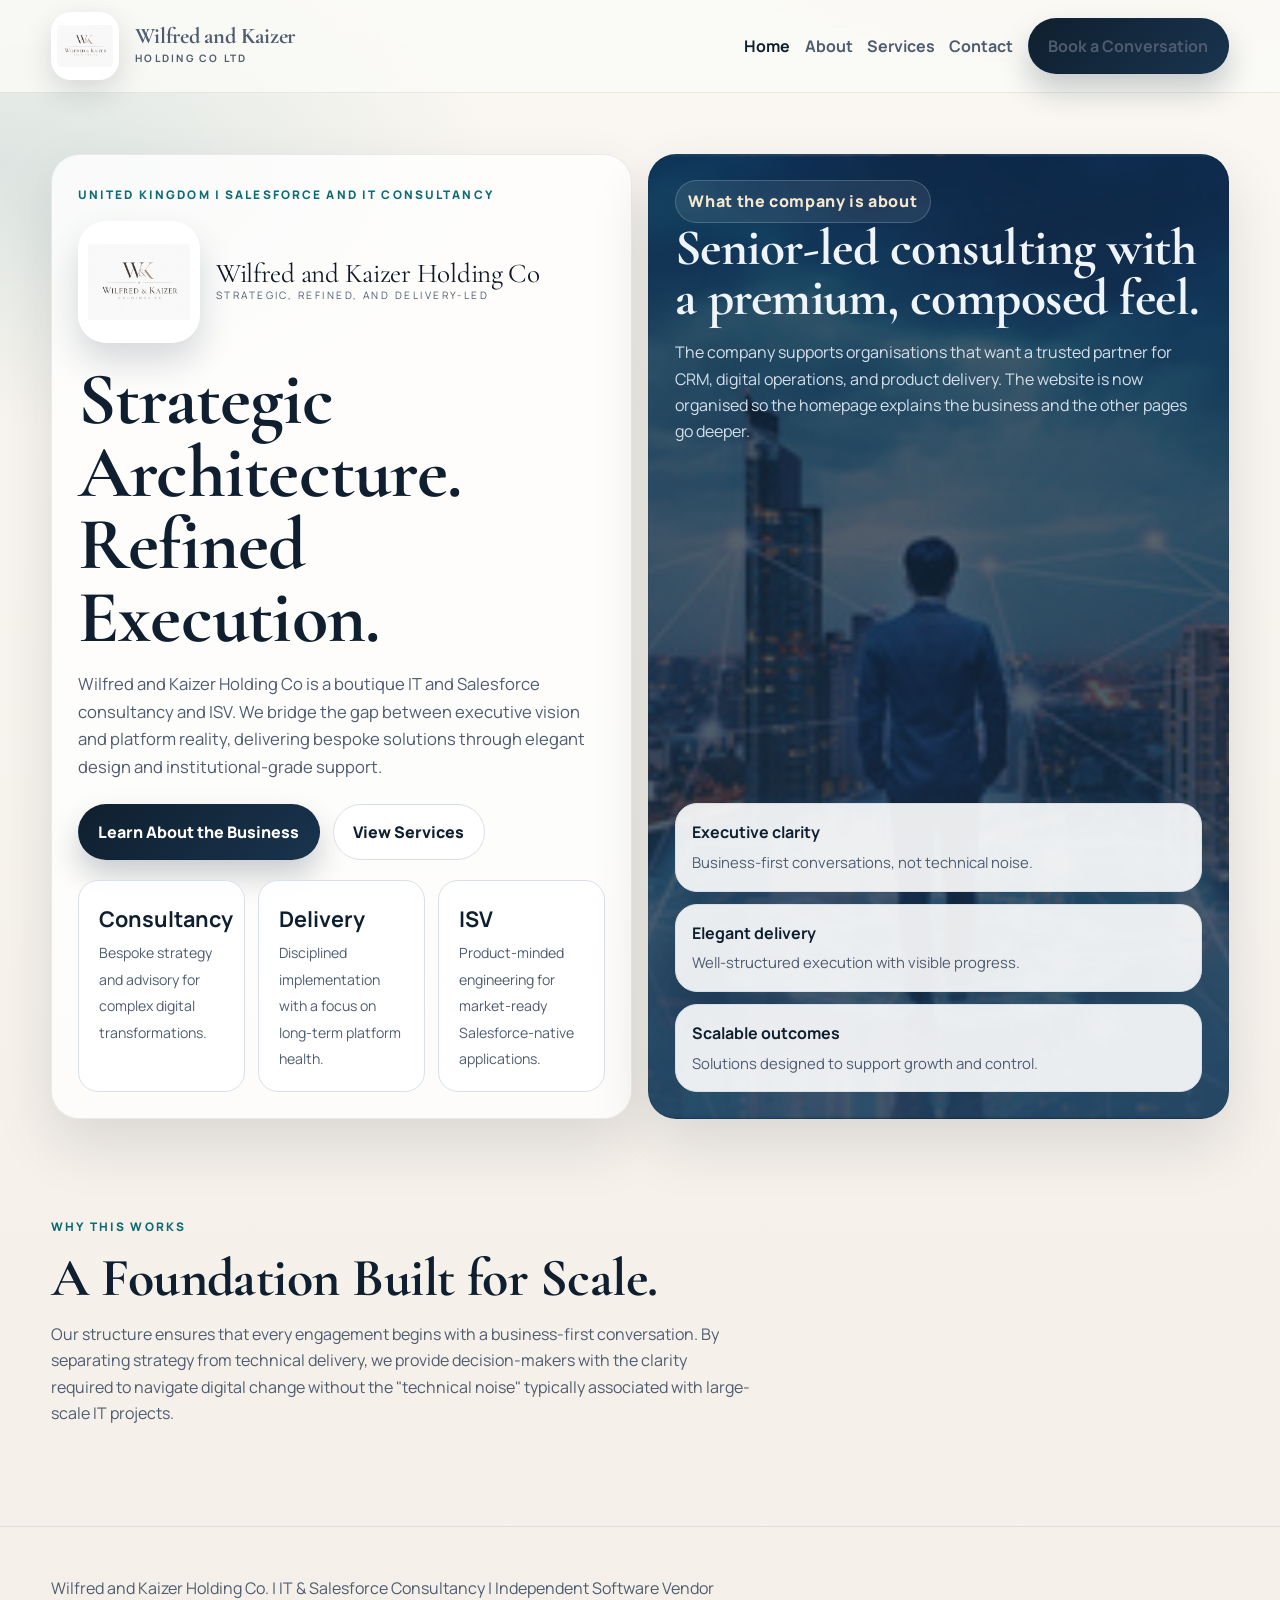
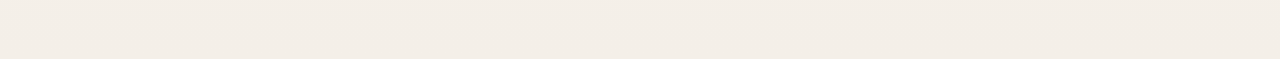
<file: index.html>
<!DOCTYPE html>
<html lang="en-GB">
<head>
  <meta charset="UTF-8" />
  <meta name="viewport" content="width=device-width, initial-scale=1.0" />
  <title>Wilfred and Kaizer Holding Co | IT and Salesforce Consultancy</title>
  <meta name="description" content="Wilfred and Kaizer Holding Co is a UK IT and Salesforce consultancy and ISV delivering architecture, implementation, managed services, and product innovation." />
  <meta name="robots" content="index,follow" />
  <meta name="theme-color" content="#0f1f2f" />
  <meta property="og:title" content="Wilfred and Kaizer Holding Co" />
  <meta property="og:description" content="A refined UK IT and Salesforce consultancy and ISV." />
  <meta property="og:type" content="website" />
  <meta property="og:url" content="https://wilfredandkaizer.co.uk/" />
  <meta property="og:image" content="assets/wk-logo.png" />
  <meta name="twitter:card" content="summary_large_image" />
  <meta name="twitter:title" content="Wilfred and Kaizer Holding Co" />
  <meta name="twitter:description" content="A refined UK IT and Salesforce consultancy and ISV." />
  <meta name="twitter:image" content="assets/wk-logo.png" />
  <link rel="canonical" href="https://wilfredandkaizer.co.uk/" />
  <link rel="icon" type="image/png" href="assets/wk-logo.png" />
  <link rel="preconnect" href="https://fonts.googleapis.com" />
  <link rel="preconnect" href="https://fonts.gstatic.com" crossorigin />
  <link href="https://fonts.googleapis.com/css2?family=Cormorant+Garamond:wght@500;600;700&family=Manrope:wght@400;500;600;700;800&display=swap" rel="stylesheet" />
  <link rel="stylesheet" href="assets/site.css" />
</head>
<body>
  <header class="site-header">
    <div class="shell site-nav">
      <a class="brand" href="index.html">
        <img src="assets/wk-logo.png" alt="Wilfred and Kaizer logo" />
        <span class="brand-copy">
          <span class="brand-name">Wilfred and Kaizer</span>
          <span class="brand-tag">Holding Co Ltd</span>
        </span>
      </a>
      <nav>
        <button class="menu-button" type="button" data-menu-button aria-expanded="false" aria-controls="site-menu">Menu</button>
        <ul id="site-menu" data-menu-list>
          <li><a href="index.html" aria-current="page">Home</a></li>
          <li><a href="about.html">About</a></li>
          <li><a href="services.html">Services</a></li>
          <li><a href="contact.html">Contact</a></li>
          <li><a class="button button-primary" href="contact.html">Book a Conversation</a></li>
        </ul>
      </nav>
    </div>
  </header>

  <main>
    <section class="hero shell reveal">
      <div class="hero-grid">
        <div class="hero-copy">
          <span class="eyebrow">United Kingdom | Salesforce and IT Consultancy</span>
          <div class="hero-brand">
            <img src="assets/wk-logo.png" alt="Wilfred and Kaizer logo" />
            <div>
              <div class="brand-name">Wilfred and Kaizer Holding Co</div>
              <div class="brand-tag">Strategic, refined, and delivery-led</div>
            </div>
          </div>
          <h1>Strategic Architecture. Refined Execution.</h1>
          <p>
            Wilfred and Kaizer Holding Co is a boutique IT and Salesforce consultancy and ISV. We bridge the gap between
            executive vision and platform reality, delivering bespoke solutions through elegant design and institutional-grade support.
          </p>
          <div class="hero-actions">
            <a class="button button-primary" href="about.html">Learn About the Business</a>
            <a class="button button-secondary" href="services.html">View Services</a>
          </div>
          <div class="mini-stats">
            <div class="stat">
              <strong>Consultancy</strong>
              <span>Bespoke strategy and advisory for complex digital transformations.</span>
            </div>
            <div class="stat">
              <strong>Delivery</strong>
              <span>Disciplined implementation with a focus on long-term platform health.</span>
            </div>
            <div class="stat">
              <strong>ISV</strong>
              <span>Product-minded engineering for market-ready Salesforce-native applications.</span>
            </div>
          </div>
        </div>
        <div class="hero-visual" style="background: linear-gradient(180deg, rgba(15, 31, 47, 0.66) 0%, rgba(25, 52, 78, 0.82) 100%), url('assets/images/hero-city.jpg'); background-size: cover; background-position: center;">
          <div>
            <span class="visual-badge">What the company is about</span>
            <h2>Senior-led consulting with a premium, composed feel.</h2>
            <p>
              The company supports organisations that want a trusted partner for CRM, digital operations, and product
              delivery. The website is now organised so the homepage explains the business and the other pages go deeper.
            </p>
          </div>
          <div class="rules">
            <div class="rule">
              <strong>Executive clarity</strong>
              <span>Business-first conversations, not technical noise.</span>
            </div>
            <div class="rule">
              <strong>Elegant delivery</strong>
              <span>Well-structured execution with visible progress.</span>
            </div>
            <div class="rule">
              <strong>Scalable outcomes</strong>
              <span>Solutions designed to support growth and control.</span>
            </div>
          </div>
        </div>
      </div>
    </section>

    <section class="section shell reveal">
      <div class="section-head">
        <span class="eyebrow">Why This Works</span>
        <h2 class="section-title">A Foundation Built for Scale.</h2>
        <p class="section-copy">
          Our structure ensures that every engagement begins with a business-first conversation. By separating strategy from
          technical delivery, we provide decision-makers with the clarity required to navigate digital change without the
          "technical noise" typically associated with large-scale IT projects.
        </p>
      </div>
    </section>
  </main>

  <footer class="footer">
    <div class="shell">
      <p>Wilfred and Kaizer Holding Co. | IT &amp; Salesforce Consultancy | Independent Software Vendor</p>
    </div>
  </footer>

  <script src="assets/site.js"></script>
</body>
</html>
</file>
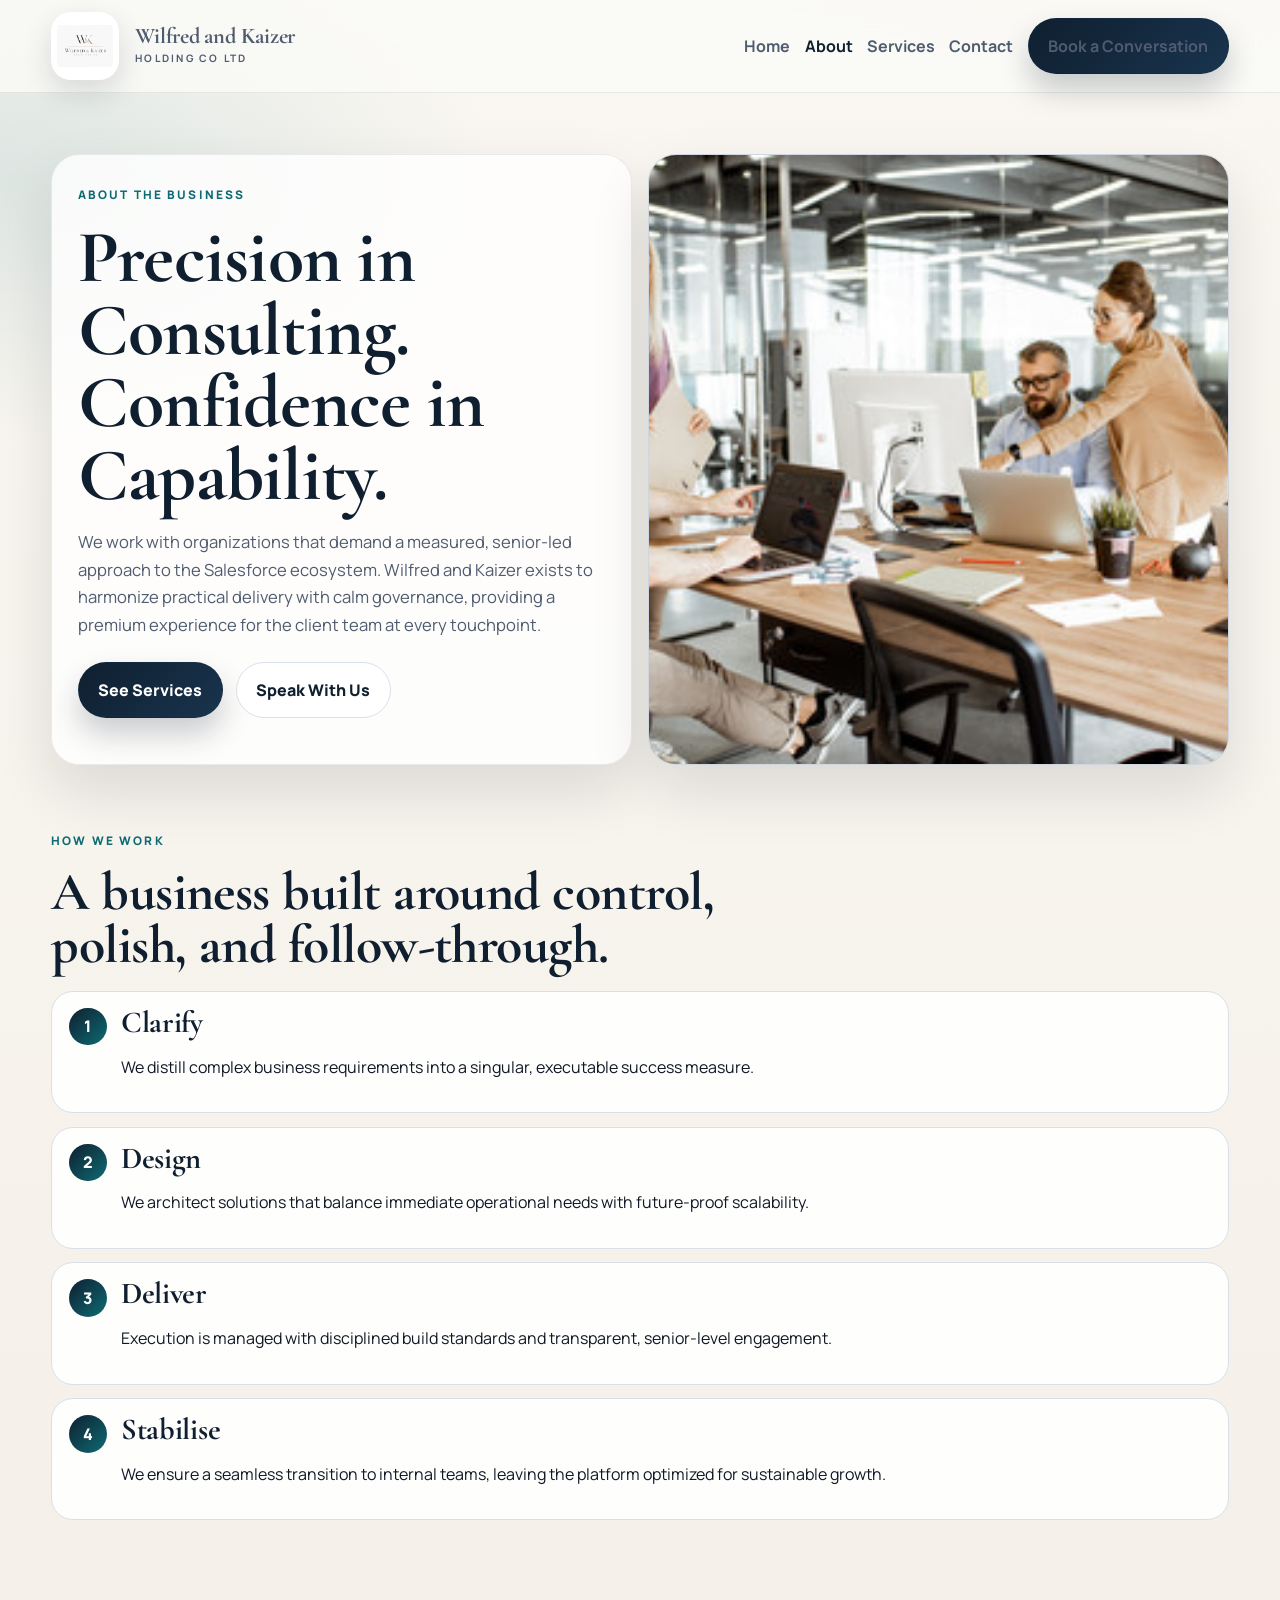
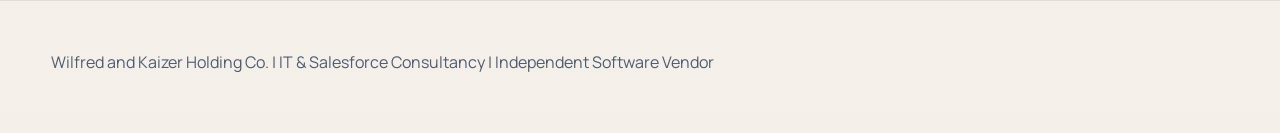
<file: about.html>
<!DOCTYPE html>
<html lang="en-GB">
<head>
  <meta charset="UTF-8" />
  <meta name="viewport" content="width=device-width, initial-scale=1.0" />
  <title>About Wilfred and Kaizer Holding Co</title>
  <meta name="description" content="Learn about Wilfred and Kaizer Holding Co, a UK IT and Salesforce consultancy and ISV focused on strategic delivery and elegant execution." />
  <meta name="theme-color" content="#0f1f2f" />
  <link rel="canonical" href="https://wilfredandkaizer.co.uk/about.html" />
  <link rel="icon" type="image/png" href="assets/wk-logo.png" />
  <link rel="preconnect" href="https://fonts.googleapis.com" />
  <link rel="preconnect" href="https://fonts.gstatic.com" crossorigin />
  <link href="https://fonts.googleapis.com/css2?family=Cormorant+Garamond:wght@500;600;700&family=Manrope:wght@400;500;600;700;800&display=swap" rel="stylesheet" />
  <link rel="stylesheet" href="assets/site.css" />
</head>
<body>
  <header class="site-header">
    <div class="shell site-nav">
      <a class="brand" href="index.html">
        <img src="assets/wk-logo.png" alt="Wilfred and Kaizer logo" />
        <span class="brand-copy">
          <span class="brand-name">Wilfred and Kaizer</span>
          <span class="brand-tag">Holding Co Ltd</span>
        </span>
      </a>
      <nav>
        <button class="menu-button" type="button" data-menu-button aria-expanded="false" aria-controls="site-menu">Menu</button>
        <ul id="site-menu" data-menu-list>
          <li><a href="index.html">Home</a></li>
          <li><a href="about.html" aria-current="page">About</a></li>
          <li><a href="services.html">Services</a></li>
          <li><a href="contact.html">Contact</a></li>
          <li><a class="button button-primary" href="contact.html">Book a Conversation</a></li>
        </ul>
      </nav>
    </div>
  </header>

  <main>
    <section class="page-hero shell reveal">
      <div class="page-grid">
        <div class="page-copy">
          <span class="eyebrow">About the business</span>
          <h1>Precision in Consulting. Confidence in Capability.</h1>
          <p>
            We work with organizations that demand a measured, senior-led approach to the Salesforce ecosystem. Wilfred and
            Kaizer exists to harmonize practical delivery with calm governance, providing a premium experience for the client
            team at every touchpoint.
          </p>
          <div class="page-actions">
            <a class="button button-primary" href="services.html">See Services</a>
            <a class="button button-secondary" href="contact.html">Speak With Us</a>
          </div>
        </div>
        <div class="feature-frame">
          <img src="assets/images/about-team.jpg" alt="Modern executive workspace" />
        </div>
      </div>
    </section>

    <section class="section shell reveal">
      <div class="section-head">
        <span class="eyebrow">How we work</span>
        <h2 class="section-title">A business built around control, polish, and follow-through.</h2>
      </div>
      <div class="timeline">
        <article class="timeline-item">
          <div class="step">1</div>
          <div>
            <h3>Clarify</h3>
            <p>We distill complex business requirements into a singular, executable success measure.</p>
          </div>
        </article>
        <article class="timeline-item">
          <div class="step">2</div>
          <div>
            <h3>Design</h3>
            <p>We architect solutions that balance immediate operational needs with future-proof scalability.</p>
          </div>
        </article>
        <article class="timeline-item">
          <div class="step">3</div>
          <div>
            <h3>Deliver</h3>
            <p>Execution is managed with disciplined build standards and transparent, senior-level engagement.</p>
          </div>
        </article>
        <article class="timeline-item">
          <div class="step">4</div>
          <div>
            <h3>Stabilise</h3>
            <p>We ensure a seamless transition to internal teams, leaving the platform optimized for sustainable growth.</p>
          </div>
        </article>
      </div>
    </section>

  </main>

  <footer class="footer">
    <div class="shell">
      <p>Wilfred and Kaizer Holding Co. | IT &amp; Salesforce Consultancy | Independent Software Vendor</p>
    </div>
  </footer>

  <script src="assets/site.js"></script>
</body>
</html>
</file>
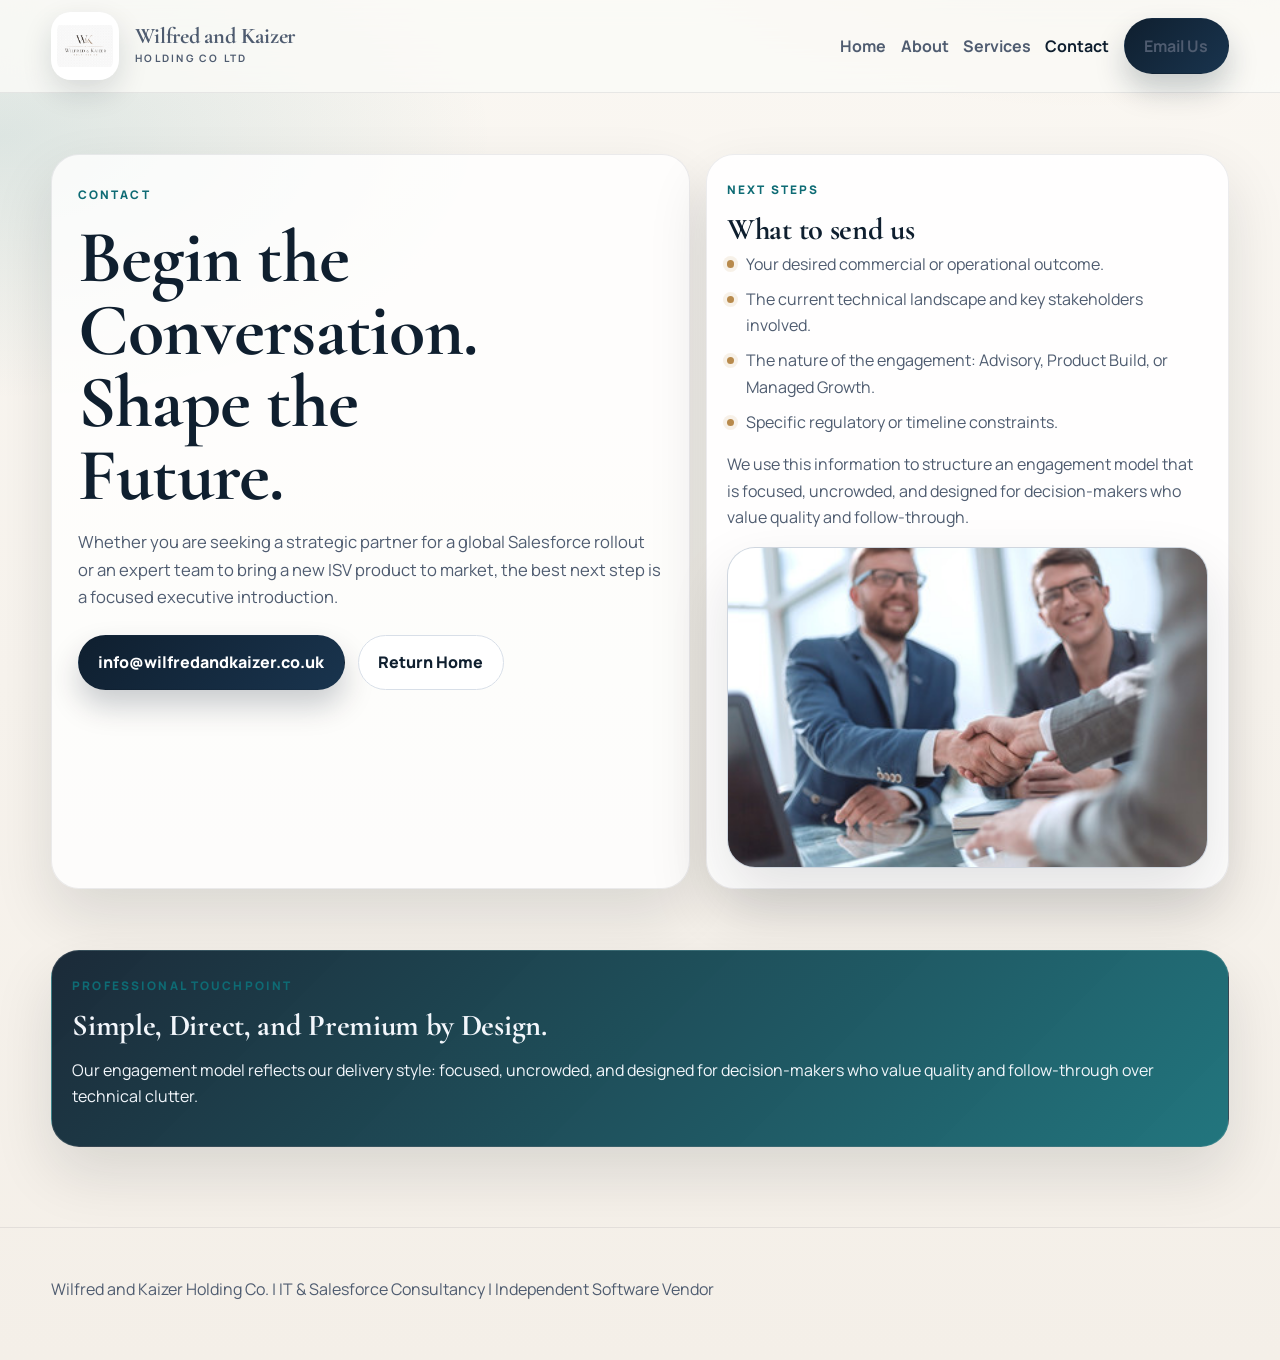
<file: contact.html>
<!DOCTYPE html>
<html lang="en-GB">
<head>
  <meta charset="UTF-8" />
  <meta name="viewport" content="width=device-width, initial-scale=1.0" />
  <title>Contact | Wilfred and Kaizer Holding Co</title>
  <meta name="description" content="Contact Wilfred and Kaizer Holding Co to discuss Salesforce consulting, implementation, managed services, or ISV product work." />
  <meta name="theme-color" content="#0f1f2f" />
  <link rel="canonical" href="https://wilfredandkaizer.co.uk/contact.html" />
  <link rel="icon" type="image/png" href="assets/wk-logo.png" />
  <link rel="preconnect" href="https://fonts.googleapis.com" />
  <link rel="preconnect" href="https://fonts.gstatic.com" crossorigin />
  <link href="https://fonts.googleapis.com/css2?family=Cormorant+Garamond:wght@500;600;700&family=Manrope:wght@400;500;600;700;800&display=swap" rel="stylesheet" />
  <link rel="stylesheet" href="assets/site.css" />
</head>
<body>
  <header class="site-header">
    <div class="shell site-nav">
      <a class="brand" href="index.html">
        <img src="assets/wk-logo.png" alt="Wilfred and Kaizer logo" />
        <span class="brand-copy">
          <span class="brand-name">Wilfred and Kaizer</span>
          <span class="brand-tag">Holding Co Ltd</span>
        </span>
      </a>
      <nav>
        <button class="menu-button" type="button" data-menu-button aria-expanded="false" aria-controls="site-menu">Menu</button>
        <ul id="site-menu" data-menu-list>
          <li><a href="index.html">Home</a></li>
          <li><a href="about.html">About</a></li>
          <li><a href="services.html">Services</a></li>
          <li><a href="contact.html" aria-current="page">Contact</a></li>
          <li><a class="button button-primary" href="mailto:info@wilfredandkaizer.co.uk">Email Us</a></li>
        </ul>
      </nav>
    </div>
  </header>

  <main>
    <section class="page-hero shell reveal">
      <div class="contact-grid">
        <div class="page-copy">
          <span class="eyebrow">Contact</span>
          <h1>Begin the Conversation. Shape the Future.</h1>
          <p>
            Whether you are seeking a strategic partner for a global Salesforce rollout or an expert team to bring a new ISV
            product to market, the best next step is a focused executive introduction.
          </p>
          <div class="page-actions">
            <a class="button button-primary" href="mailto:info@wilfredandkaizer.co.uk">info@wilfredandkaizer.co.uk</a>
            <a class="button button-secondary" href="index.html">Return Home</a>
          </div>
        </div>
        <div class="contact-card">
          <span class="eyebrow">Next steps</span>
          <h3>What to send us</h3>
          <ul class="feature-list">
            <li>Your desired commercial or operational outcome.</li>
            <li>The current technical landscape and key stakeholders involved.</li>
            <li>The nature of the engagement: Advisory, Product Build, or Managed Growth.</li>
            <li>Specific regulatory or timeline constraints.</li>
          </ul>
          <p>
            We use this information to structure an engagement model that is focused, uncrowded, and designed for
            decision-makers who value quality and follow-through.
          </p>
          <div class="feature-frame" style="min-height: 240px; margin-top: 1rem;">
            <img src="assets/images/contact-handshake.jpg" alt="Business handshake" />
          </div>
        </div>
      </div>
    </section>

    <section class="section shell reveal">
      <div class="quote-card">
        <span class="eyebrow">Professional touchpoint</span>
        <h3>Simple, Direct, and Premium by Design.</h3>
        <p>
          Our engagement model reflects our delivery style: focused, uncrowded, and designed for decision-makers who value
          quality and follow-through over technical clutter.
        </p>
      </div>
    </section>
  </main>

  <footer class="footer">
    <div class="shell">
      <p>Wilfred and Kaizer Holding Co. | IT &amp; Salesforce Consultancy | Independent Software Vendor</p>
    </div>
  </footer>

  <script src="assets/site.js"></script>
</body>
</html>
</file>
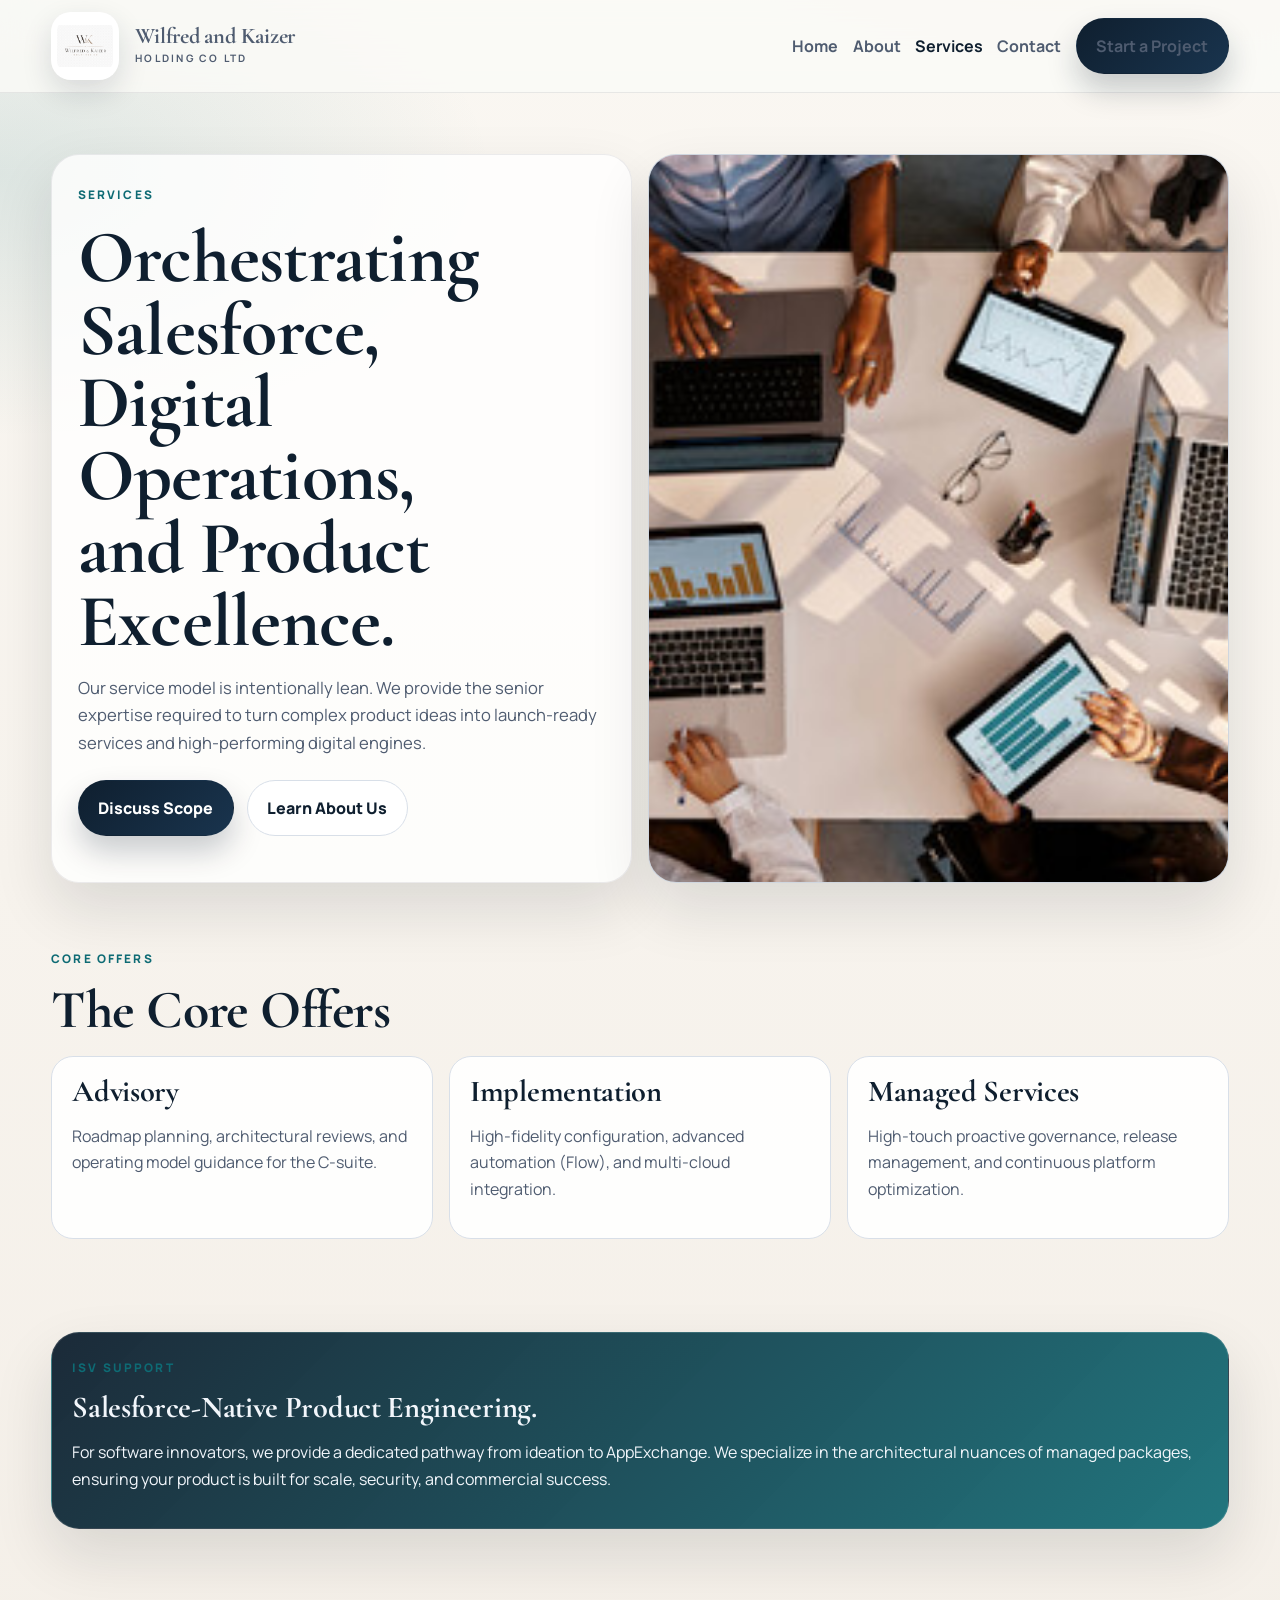
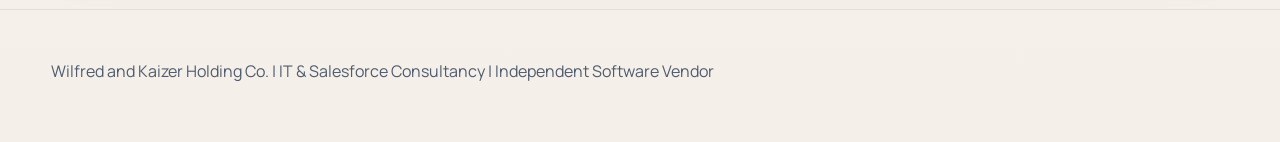
<file: services.html>
<!DOCTYPE html>
<html lang="en-GB">
<head>
  <meta charset="UTF-8" />
  <meta name="viewport" content="width=device-width, initial-scale=1.0" />
  <title>Services | Wilfred and Kaizer Holding Co</title>
  <meta name="description" content="Discover the consulting, implementation, managed services, and ISV support offered by Wilfred and Kaizer Holding Co." />
  <meta name="theme-color" content="#0f1f2f" />
  <link rel="canonical" href="https://wilfredandkaizer.co.uk/services.html" />
  <link rel="icon" type="image/png" href="assets/wk-logo.png" />
  <link rel="preconnect" href="https://fonts.googleapis.com" />
  <link rel="preconnect" href="https://fonts.gstatic.com" crossorigin />
  <link href="https://fonts.googleapis.com/css2?family=Cormorant+Garamond:wght@500;600;700&family=Manrope:wght@400;500;600;700;800&display=swap" rel="stylesheet" />
  <link rel="stylesheet" href="assets/site.css" />
</head>
<body>
  <header class="site-header">
    <div class="shell site-nav">
      <a class="brand" href="index.html">
        <img src="assets/wk-logo.png" alt="Wilfred and Kaizer logo" />
        <span class="brand-copy">
          <span class="brand-name">Wilfred and Kaizer</span>
          <span class="brand-tag">Holding Co Ltd</span>
        </span>
      </a>
      <nav>
        <button class="menu-button" type="button" data-menu-button aria-expanded="false" aria-controls="site-menu">Menu</button>
        <ul id="site-menu" data-menu-list>
          <li><a href="index.html">Home</a></li>
          <li><a href="about.html">About</a></li>
          <li><a href="services.html" aria-current="page">Services</a></li>
          <li><a href="contact.html">Contact</a></li>
          <li><a class="button button-primary" href="contact.html">Start a Project</a></li>
        </ul>
      </nav>
    </div>
  </header>

  <main>
    <section class="page-hero shell reveal">
      <div class="page-grid">
        <div class="page-copy">
          <span class="eyebrow">Services</span>
          <h1>Orchestrating Salesforce, Digital Operations, and Product Excellence.</h1>
          <p>
            Our service model is intentionally lean. We provide the senior expertise required to turn complex product ideas
            into launch-ready services and high-performing digital engines.
          </p>
          <div class="page-actions">
            <a class="button button-primary" href="contact.html">Discuss Scope</a>
            <a class="button button-secondary" href="about.html">Learn About Us</a>
          </div>
        </div>
        <div class="feature-frame">
          <img src="assets/images/services-planning.jpg" alt="Colleagues collaborating in a meeting" />
        </div>
      </div>
    </section>

    <section class="section shell reveal">
      <div class="section-head">
        <span class="eyebrow">Core offers</span>
        <h2 class="section-title">The Core Offers</h2>
      </div>
      <div class="card-grid">
        <article class="card">
          <h3>Advisory</h3>
          <p>Roadmap planning, architectural reviews, and operating model guidance for the C-suite.</p>
        </article>
        <article class="card">
          <h3>Implementation</h3>
          <p>High-fidelity configuration, advanced automation (Flow), and multi-cloud integration.</p>
        </article>
        <article class="card">
          <h3>Managed Services</h3>
          <p>High-touch proactive governance, release management, and continuous platform optimization.</p>
        </article>
      </div>
    </section>

    <section class="section shell reveal">
      <div class="quote-card">
        <span class="eyebrow">ISV support</span>
        <h3>Salesforce-Native Product Engineering.</h3>
        <p>
          For software innovators, we provide a dedicated pathway from ideation to AppExchange. We specialize in the
          architectural nuances of managed packages, ensuring your product is built for scale, security, and commercial success.
        </p>
      </div>
    </section>
  </main>

  <footer class="footer">
    <div class="shell">
      <p>Wilfred and Kaizer Holding Co. | IT &amp; Salesforce Consultancy | Independent Software Vendor</p>
    </div>
  </footer>

  <script src="assets/site.js"></script>
</body>
</html>
</file>
<file: assets/site.css>
:root {
  --ink: #101826;
  --ink-soft: #4f5c70;
  --line: #d8dfe8;
  --paper: #f4efe8;
  --cream: #fbfaf7;
  --navy: #0f1f2f;
  --navy-soft: #19344e;
  --gold: #b88a4c;
  --gold-soft: #ecd9bd;
  --teal: #0e6b74;
  --shadow: 0 26px 60px rgba(14, 24, 37, 0.12);
  --radius: 28px;
  --container: min(1180px, 92vw);
}

* {
  box-sizing: border-box;
}

html {
  scroll-behavior: smooth;
}

body {
  margin: 0;
  font-family: "Manrope", sans-serif;
  color: var(--ink);
  line-height: 1.65;
  background:
    radial-gradient(900px 420px at 85% -10%, rgba(184, 138, 76, 0.2), transparent 58%),
    radial-gradient(900px 480px at 0% 10%, rgba(14, 107, 116, 0.12), transparent 55%),
    linear-gradient(180deg, #faf7f2 0%, var(--paper) 100%);
}

body::before {
  content: "";
  position: fixed;
  inset: 0;
  pointer-events: none;
  background-image: linear-gradient(rgba(255, 255, 255, 0.28) 1px, transparent 1px), linear-gradient(90deg, rgba(255, 255, 255, 0.18) 1px, transparent 1px);
  background-size: 84px 84px;
  mask-image: linear-gradient(180deg, rgba(0, 0, 0, 0.18), transparent 65%);
}

img {
  max-width: 100%;
  display: block;
}

a {
  color: inherit;
}

.shell {
  width: var(--container);
  margin: 0 auto;
}

.site-header {
  position: sticky;
  top: 0;
  z-index: 50;
  backdrop-filter: blur(18px);
  background: rgba(251, 250, 247, 0.82);
  border-bottom: 1px solid rgba(16, 24, 38, 0.08);
}

.site-nav {
  min-height: 92px;
  display: flex;
  align-items: center;
  justify-content: space-between;
  gap: 1rem;
}

.brand {
  display: inline-flex;
  align-items: center;
  gap: 1rem;
  text-decoration: none;
  color: var(--ink);
}

.brand img {
  width: 68px;
  height: 68px;
  object-fit: contain;
  border-radius: 20px;
  background: #fff;
  padding: 6px;
  box-shadow: 0 12px 30px rgba(13, 25, 41, 0.14);
}

.brand-copy {
  display: flex;
  flex-direction: column;
  gap: 0.14rem;
}

.brand-name {
  font-family: "Cormorant Garamond", serif;
  font-size: 1.4rem;
  line-height: 1;
  letter-spacing: -0.01em;
}

.brand-tag {
  text-transform: uppercase;
  letter-spacing: 0.22em;
  font-size: 0.64rem;
  color: var(--ink-soft);
}

.site-nav nav {
  display: flex;
  align-items: center;
  gap: 0.9rem;
}

.site-nav ul {
  display: flex;
  align-items: center;
  gap: 0.9rem;
  list-style: none;
  margin: 0;
  padding: 0;
}

.site-nav a {
  text-decoration: none;
  font-weight: 700;
  color: var(--ink-soft);
}

.site-nav a:hover,
.site-nav a[aria-current="page"] {
  color: var(--navy);
}

.button {
  display: inline-flex;
  align-items: center;
  justify-content: center;
  gap: 0.45rem;
  border-radius: 999px;
  padding: 0.84rem 1.22rem;
  border: 1px solid transparent;
  font-weight: 800;
  text-decoration: none;
  transition: transform 0.2s ease, box-shadow 0.2s ease, background 0.2s ease;
  white-space: nowrap;
  cursor: pointer;
}

.button:hover {
  transform: translateY(-2px);
}

.button-primary {
  background: linear-gradient(135deg, var(--navy) 0%, var(--navy-soft) 100%);
  color: #fff;
  box-shadow: 0 16px 30px rgba(15, 31, 47, 0.22);
}

.button-secondary {
  background: #fff;
  color: var(--navy);
  border-color: var(--line);
}

.menu-button {
  display: none;
  border: 1px solid var(--line);
  background: #fff;
  color: var(--navy);
  border-radius: 12px;
  padding: 0.65rem 0.85rem;
  font-weight: 800;
}

main {
  padding-bottom: 3rem;
}

.hero,
.page-hero,
.section {
  padding-top: 3.8rem;
}

.hero {
  padding-bottom: 2rem;
}

.hero-grid,
.page-grid,
.feature-grid,
.card-grid,
.split-grid {
  display: grid;
  gap: 1rem;
}

.hero-grid,
.page-grid,
.feature-grid,
.split-grid {
  grid-template-columns: repeat(2, minmax(0, 1fr));
}

.hero-copy,
.page-copy,
.surface,
.panel,
.info-card,
.contact-card,
.quote-card {
  background: rgba(255, 255, 255, 0.78);
  border: 1px solid rgba(16, 24, 38, 0.08);
  border-radius: var(--radius);
  box-shadow: var(--shadow);
}

.hero-copy,
.page-copy {
  padding: clamp(1.4rem, 2vw, 2rem);
}

.eyebrow {
  display: inline-flex;
  align-items: center;
  gap: 0.45rem;
  margin-bottom: 1rem;
  color: var(--teal);
  text-transform: uppercase;
  letter-spacing: 0.18em;
  font-size: 0.74rem;
  font-weight: 800;
}

.hero-brand {
  display: flex;
  align-items: center;
  gap: 1rem;
  margin-bottom: 1.25rem;
}

.hero-brand img {
  width: 122px;
  height: 122px;
  object-fit: contain;
  border-radius: 28px;
  background: #fff;
  padding: 10px;
  box-shadow: 0 18px 34px rgba(13, 25, 41, 0.16);
}

.hero-brand .brand-name {
  font-size: 1.7rem;
}

.hero-brand .brand-tag {
  letter-spacing: 0.24em;
}

h1,
h2,
h3,
h4 {
  font-family: "Cormorant Garamond", serif;
  line-height: 0.98;
  letter-spacing: -0.01em;
  margin: 0;
}

h1 {
  font-size: clamp(2.8rem, 5.8vw, 5.3rem);
  max-width: 12ch;
  color: var(--navy);
  margin-bottom: 1rem;
}

.section-title {
  font-size: clamp(2rem, 4.2vw, 3.4rem);
  color: var(--navy);
  margin-bottom: 0.45rem;
}

.section-copy,
.hero-copy p,
.page-copy p,
.panel p,
.info-card p,
.contact-card p,
.quote-card p,
.card p {
  color: var(--ink-soft);
}

.hero-copy p,
.page-copy p {
  font-size: 1.04rem;
  max-width: 62ch;
}

.hero-actions,
.page-actions {
  display: flex;
  flex-wrap: wrap;
  gap: 0.8rem;
  margin: 1.5rem 0 1.3rem;
}

.mini-stats,
.value-list,
.card-list,
.checklist,
.feature-list,
.process-list {
  list-style: none;
  margin: 0;
  padding: 0;
}

.mini-stats {
  display: grid;
  grid-template-columns: repeat(3, minmax(0, 1fr));
  gap: 0.8rem;
}

.stat,
.card,
.panel,
.info-card,
.contact-card,
.quote-card {
  padding: 1.25rem;
}

.stat {
  background: rgba(255, 255, 255, 0.9);
  border: 1px solid var(--line);
  border-radius: 20px;
}

.stat strong {
  display: block;
  font-size: 1.35rem;
  color: var(--navy);
  margin-bottom: 0.15rem;
}

.stat span {
  font-size: 0.88rem;
  color: var(--ink-soft);
}

.hero-visual,
.page-visual {
  border-radius: var(--radius);
  overflow: hidden;
  min-height: 100%;
  box-shadow: var(--shadow);
  border: 1px solid rgba(16, 24, 38, 0.08);
  background:
    linear-gradient(180deg, rgba(15, 31, 47, 0.96) 0%, rgba(25, 52, 78, 0.92) 100%);
}

.hero-visual {
  padding: clamp(1.4rem, 2vw, 2rem);
  color: #eef4fa;
  display: flex;
  flex-direction: column;
  justify-content: space-between;
  gap: 1.25rem;
}

.hero-visual h2,
.page-visual h2 {
  font-size: clamp(2.1rem, 4vw, 3.5rem);
  margin-bottom: 0.35rem;
}

.hero-visual p,
.page-visual p {
  color: #d5dfeb;
}

.hero-visual .visual-badge {
  display: inline-flex;
  align-items: center;
  width: fit-content;
  border-radius: 999px;
  border: 1px solid rgba(255, 255, 255, 0.18);
  padding: 0.44rem 0.8rem;
  color: #f5e8cf;
  font-weight: 800;
  letter-spacing: 0.04em;
  background: rgba(255, 255, 255, 0.08);
}

.hero-visual .rules,
.page-visual .rules {
  display: grid;
  gap: 0.75rem;
}

.rule,
.timeline-item,
.card,
.panel {
  border-radius: 22px;
  border: 1px solid var(--line);
  background: rgba(255, 255, 255, 0.9);
}

.rule {
  padding: 0.95rem 1rem;
}

.rule strong {
  display: block;
  color: var(--navy);
  margin-bottom: 0.2rem;
}

.rule span {
  color: var(--ink-soft);
  font-size: 0.93rem;
}

.section {
  padding-bottom: 2rem;
}

.section-head {
  max-width: 70ch;
  margin-bottom: 1.2rem;
}

.card-grid {
  grid-template-columns: repeat(3, minmax(0, 1fr));
}

.card h3,
.panel h3,
.info-card h3,
.contact-card h3,
.quote-card h3,
.timeline-item h3 {
  font-size: 1.9rem;
  color: var(--navy);
  margin-bottom: 0.35rem;
}

.card .button,
.info-card .button,
.contact-card .button,
.quote-card .button {
  margin-top: 0.9rem;
}

.card-list li,
.checklist li,
.feature-list li,
.process-list li,
.value-list li {
  position: relative;
  padding-left: 1.2rem;
  color: var(--ink-soft);
  margin-bottom: 0.55rem;
}

.card-list li::before,
.checklist li::before,
.feature-list li::before,
.process-list li::before,
.value-list li::before {
  content: "";
  position: absolute;
  left: 0;
  top: 0.6rem;
  width: 0.45rem;
  height: 0.45rem;
  border-radius: 999px;
  background: var(--gold);
  box-shadow: 0 0 0 4px rgba(184, 138, 76, 0.12);
}

.info-grid {
  display: grid;
  grid-template-columns: repeat(2, minmax(0, 1fr));
  gap: 1rem;
}

.feature-frame {
  overflow: hidden;
  border-radius: var(--radius);
  min-height: 420px;
  box-shadow: var(--shadow);
  border: 1px solid rgba(16, 24, 38, 0.08);
  background: #dfe7ef;
}

.feature-frame img {
  width: 100%;
  height: 100%;
  object-fit: cover;
}

.timeline {
  display: grid;
  gap: 0.85rem;
}

.timeline-item {
  display: grid;
  grid-template-columns: auto 1fr;
  gap: 0.9rem;
  padding: 1rem 1.05rem;
  align-items: start;
}

.step {
  width: 2.35rem;
  height: 2.35rem;
  border-radius: 999px;
  display: grid;
  place-items: center;
  font-weight: 800;
  color: #fff;
  background: linear-gradient(135deg, var(--navy) 0%, var(--teal) 100%);
}

.contact-grid {
  display: grid;
  grid-template-columns: 1.1fr 0.9fr;
  gap: 1rem;
}

.contact-card,
.quote-card {
  background: rgba(255, 255, 255, 0.9);
}

.quote-card {
  background: linear-gradient(135deg, rgba(15, 31, 47, 0.95), rgba(15, 107, 116, 0.92));
  color: #f2f6fb;
  border-color: rgba(255, 255, 255, 0.12);
}

.quote-card h3,
.quote-card p {
  color: inherit;
}

.footer {
  padding: 2rem 0 2.6rem;
  color: var(--ink-soft);
  border-top: 1px solid rgba(16, 24, 38, 0.08);
}

.footer .shell {
  display: flex;
  align-items: center;
  justify-content: space-between;
  gap: 1rem;
  flex-wrap: wrap;
}

.reveal {
  opacity: 0;
  transform: translateY(18px);
  transition: opacity 0.55s ease, transform 0.55s ease;
}

.reveal.is-visible {
  opacity: 1;
  transform: translateY(0);
}

@media (max-width: 980px) {
  .hero-grid,
  .page-grid,
  .feature-grid,
  .split-grid,
  .contact-grid,
  .info-grid,
  .card-grid,
  .mini-stats {
    grid-template-columns: 1fr;
  }

  .hero-brand img {
    width: 104px;
    height: 104px;
  }

  .site-nav {
    position: relative;
  }

  .menu-button {
    display: inline-flex;
  }

  .site-nav nav ul {
    position: absolute;
    top: 100%;
    right: 0;
    width: min(320px, 90vw);
    flex-direction: column;
    align-items: stretch;
    background: rgba(255, 255, 255, 0.98);
    border: 1px solid var(--line);
    border-radius: 18px;
    box-shadow: var(--shadow);
    padding: 0.9rem;
    display: none;
  }

  .site-nav nav ul.is-open {
    display: flex;
  }

  .site-nav nav {
    gap: 0.55rem;
  }
}

@media (max-width: 640px) {
  .brand img {
    width: 58px;
    height: 58px;
  }

  .brand-name {
    font-size: 1.2rem;
  }

  .hero,
  .page-hero,
  .section {
    padding-top: 2.6rem;
  }
}
</file>
